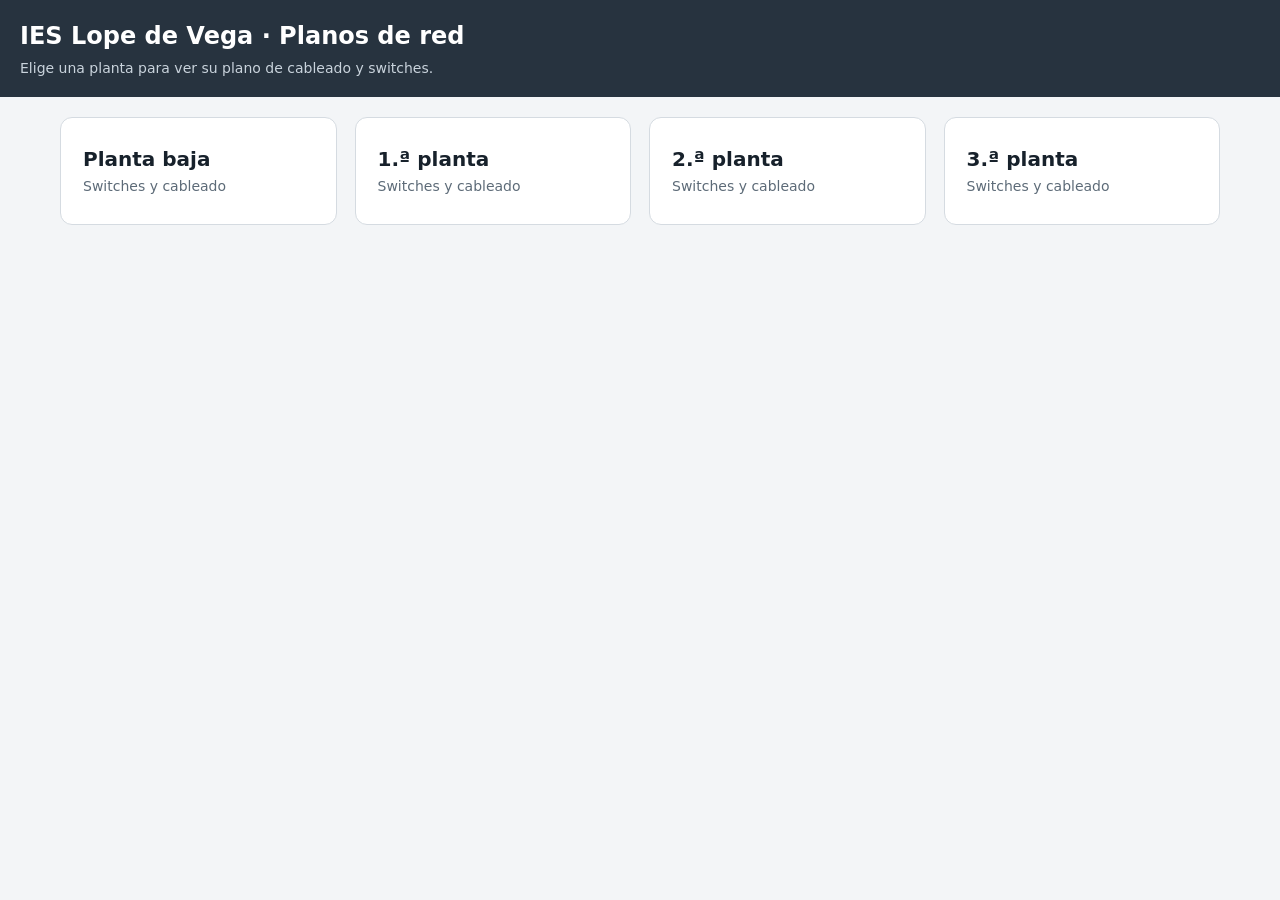
<file: index.html>
<!DOCTYPE html>
<html lang="es">
<head>
<meta charset="utf-8">
<meta name="viewport" content="width=device-width, initial-scale=1">
<title>IES Lope de Vega · Planos de red</title>
<link rel="stylesheet" href="style.css">
</head>
<body>
<header>
  <h1>IES Lope de Vega · Planos de red</h1>
  <p>Elige una planta para ver su plano de cableado y switches.</p>
</header>
<main>
  <div class="grid">
    <a class="card" href="planta-baja.html"><h2>Planta baja</h2><span>Switches y cableado</span></a>
    <a class="card" href="primera.html"><h2>1.ª planta</h2><span>Switches y cableado</span></a>
    <a class="card" href="segunda.html"><h2>2.ª planta</h2><span>Switches y cableado</span></a>
    <a class="card" href="tercera.html"><h2>3.ª planta</h2><span>Switches y cableado</span></a>
  </div>
</main>
</body>
</html>
</file>
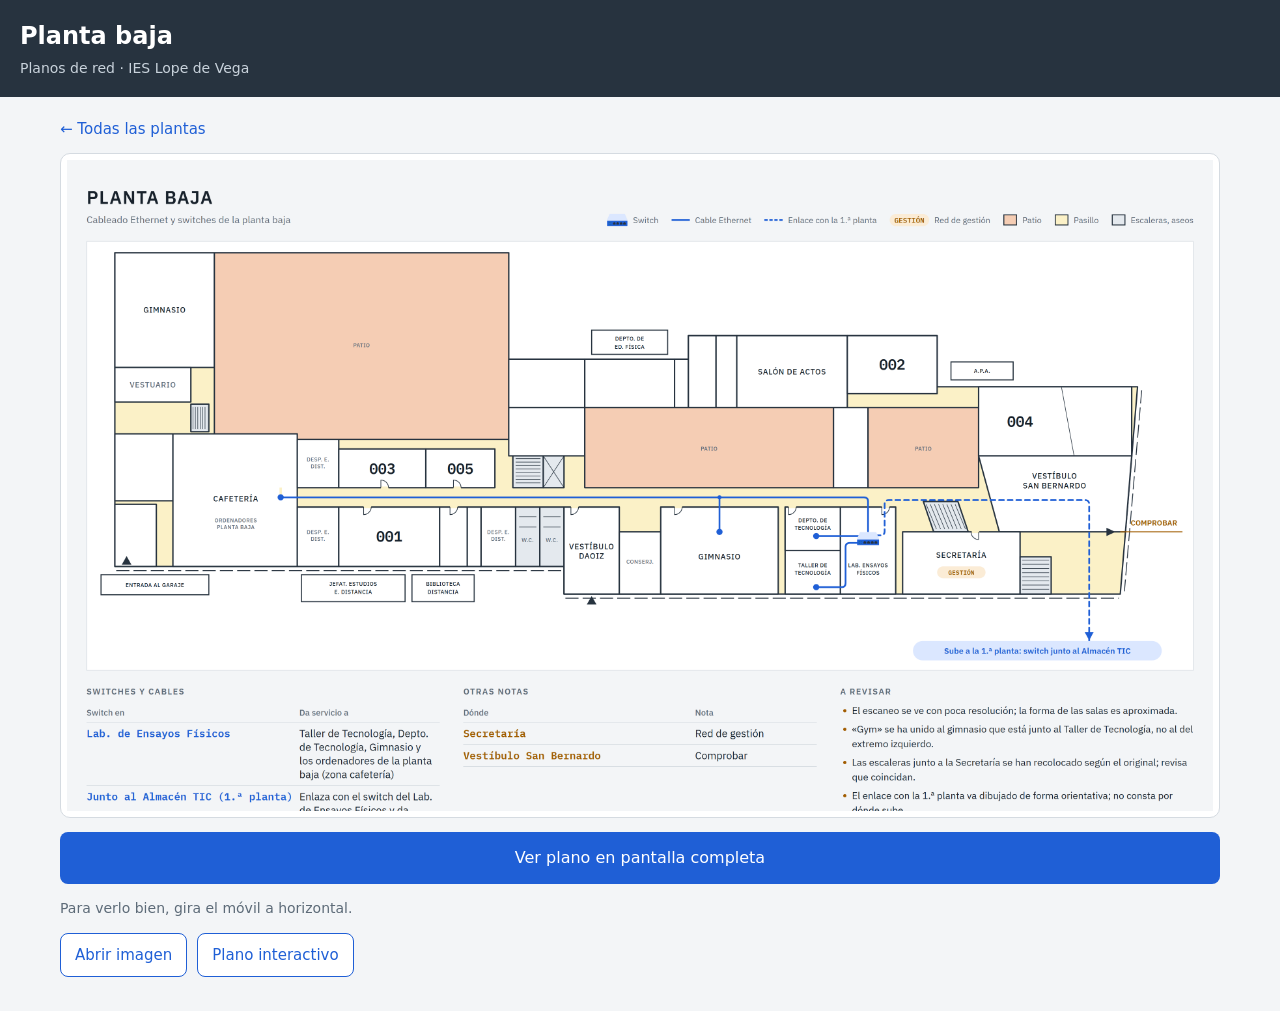
<file: planta-baja.html>
<!DOCTYPE html>
<html lang="es">
<head>
<meta charset="utf-8">
<meta name="viewport" content="width=device-width, initial-scale=1">
<title>Planta baja · Planos de red</title>
<link rel="stylesheet" href="style.css">
</head>
<body>
<header><h1>Planta baja</h1><p>Planos de red · IES Lope de Vega</p></header>
<main>
  <a class="back" href="index.html">← Todas las plantas</a>
  <div class="plan"><img src="img/planta-baja-red.png" alt="Plano de la planta baja con switches y cableado"></div>
  <div class="actions">
    <button class="btn big" id="ver-plano" type="button">Ver plano en pantalla completa</button>
  </div>
  <p class="girar">Para verlo bien, gira el móvil a horizontal.</p>
  <div class="actions">
    <a class="btn alt" href="img/planta-baja-red.png">Abrir imagen</a>
    <a class="btn alt" href="detalle/planta-baja-red.html">Plano interactivo</a>
  </div>
</main>
<div class="plano-pantalla" id="plano-pantalla" hidden>
  <button class="cerrar" id="cerrar-plano" type="button">Cerrar</button>
  <img src="img/planta-baja-red.png" alt="Plano de la planta baja">
</div>
<script src="script.js"></script>
</body>
</html>
</file>
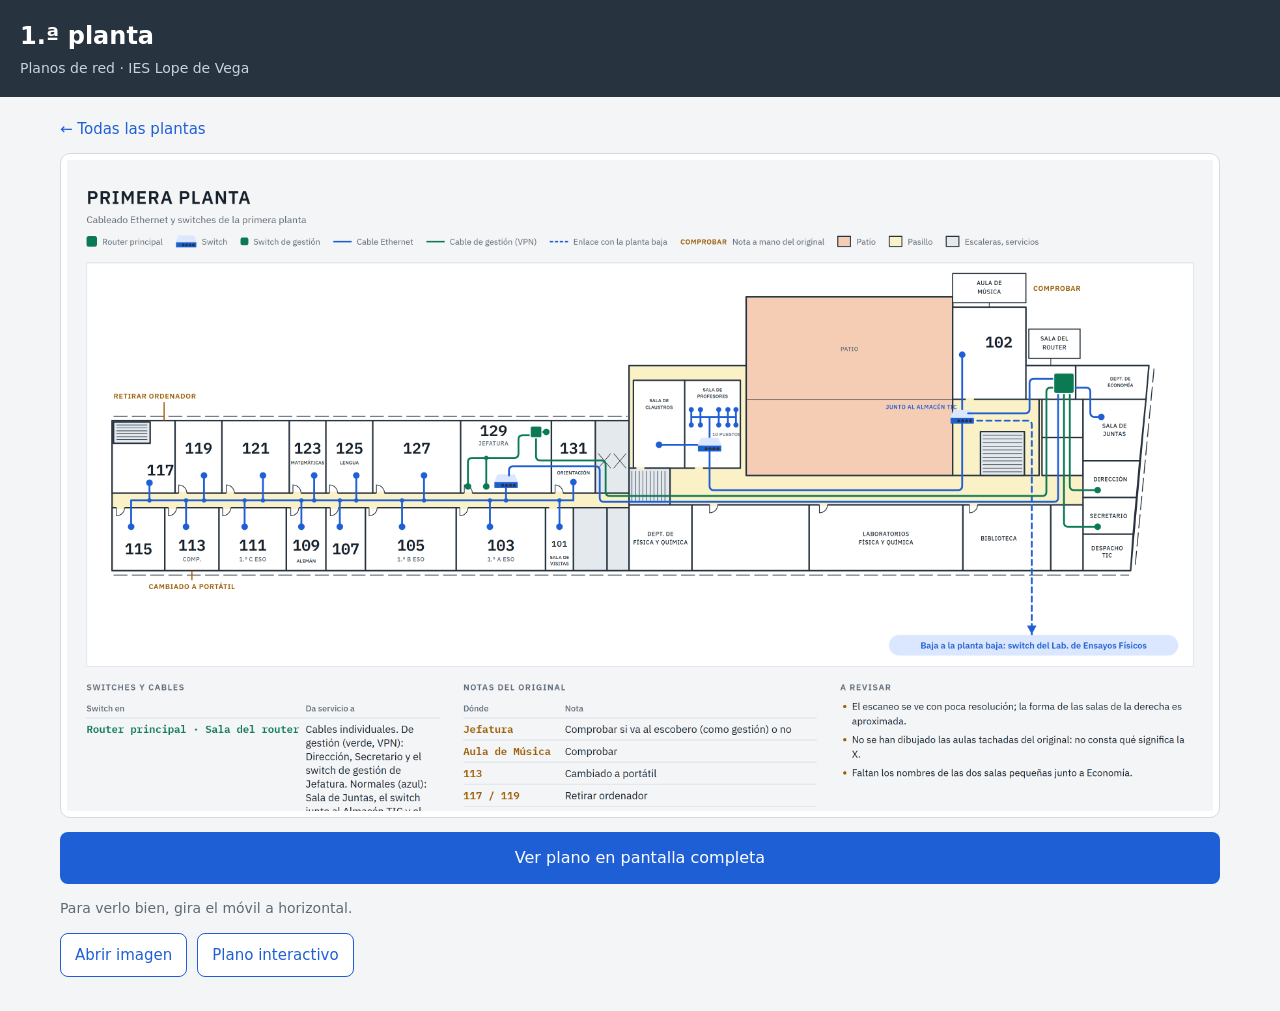
<file: primera.html>
<!DOCTYPE html>
<html lang="es">
<head>
<meta charset="utf-8">
<meta name="viewport" content="width=device-width, initial-scale=1">
<title>1.ª planta · Planos de red</title>
<link rel="stylesheet" href="style.css">
</head>
<body>
<header><h1>1.ª planta</h1><p>Planos de red · IES Lope de Vega</p></header>
<main>
  <a class="back" href="index.html">← Todas las plantas</a>
  <div class="plan"><img src="img/primera-planta-red.png" alt="Plano de la primera planta con switches y cableado"></div>
  <div class="actions">
    <button class="btn big" id="ver-plano" type="button">Ver plano en pantalla completa</button>
  </div>
  <p class="girar">Para verlo bien, gira el móvil a horizontal.</p>
  <div class="actions">
    <a class="btn alt" href="img/primera-planta-red.png">Abrir imagen</a>
    <a class="btn alt" href="detalle/primera-planta-red.html">Plano interactivo</a>
  </div>
</main>
<div class="plano-pantalla" id="plano-pantalla" hidden>
  <button class="cerrar" id="cerrar-plano" type="button">Cerrar</button>
  <img src="img/primera-planta-red.png" alt="Plano de la primera planta">
</div>
<script src="script.js"></script>
</body>
</html>
</file>
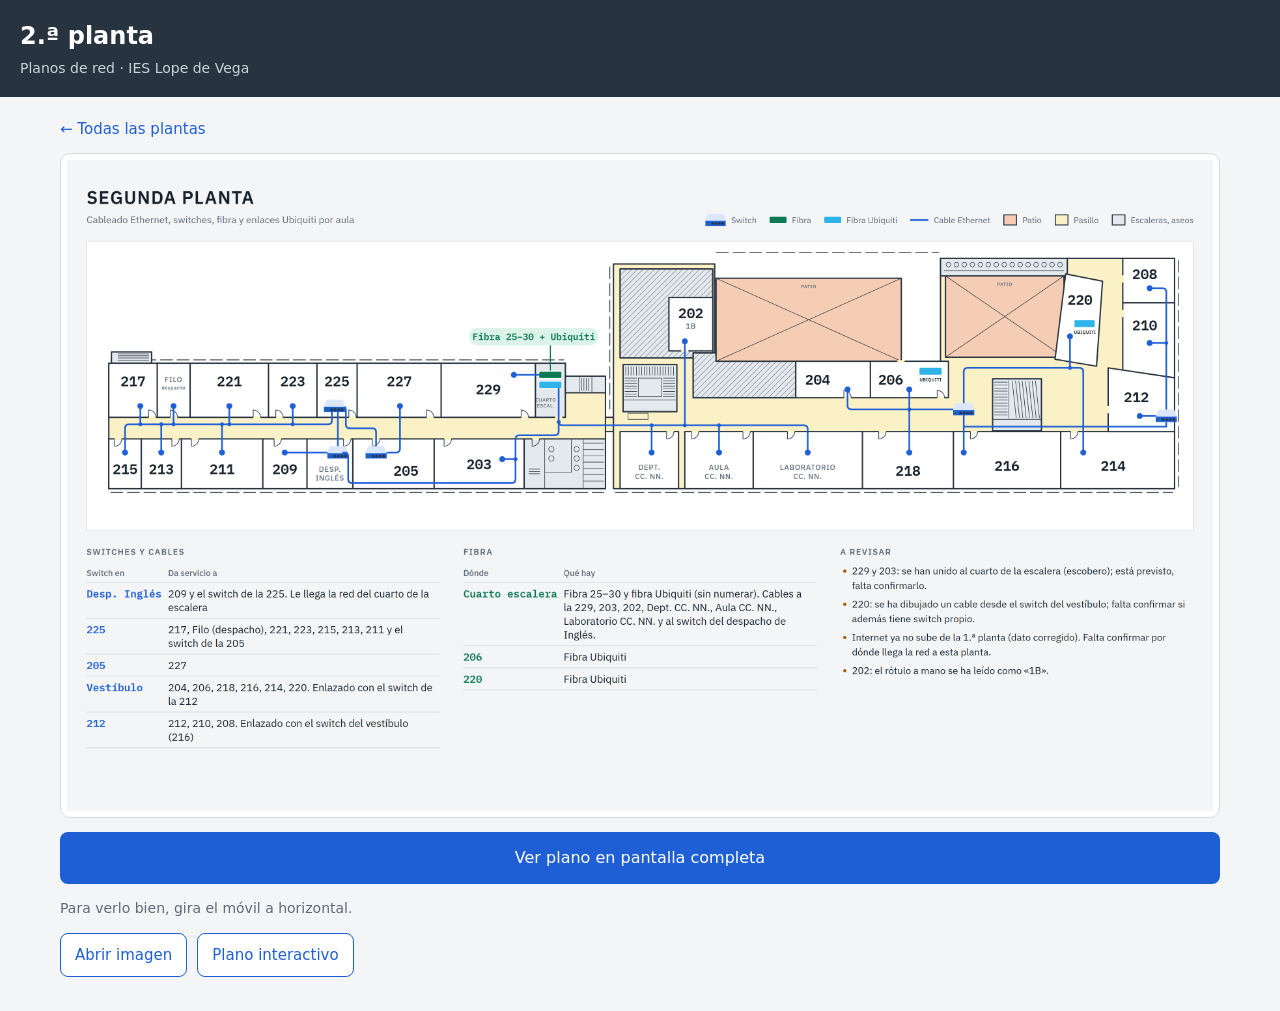
<file: segunda.html>
<!DOCTYPE html>
<html lang="es">
<head>
<meta charset="utf-8">
<meta name="viewport" content="width=device-width, initial-scale=1">
<title>2.ª planta · Planos de red</title>
<link rel="stylesheet" href="style.css">
</head>
<body>
<header><h1>2.ª planta</h1><p>Planos de red · IES Lope de Vega</p></header>
<main>
  <a class="back" href="index.html">← Todas las plantas</a>
  <div class="plan"><img src="img/segunda-planta-red.png" alt="Plano de la segunda planta con switches y cableado"></div>
  <div class="actions">
    <button class="btn big" id="ver-plano" type="button">Ver plano en pantalla completa</button>
  </div>
  <p class="girar">Para verlo bien, gira el móvil a horizontal.</p>
  <div class="actions">
    <a class="btn alt" href="img/segunda-planta-red.png">Abrir imagen</a>
    <a class="btn alt" href="detalle/segunda-planta-red.html">Plano interactivo</a>
  </div>
</main>
<div class="plano-pantalla" id="plano-pantalla" hidden>
  <button class="cerrar" id="cerrar-plano" type="button">Cerrar</button>
  <img src="img/segunda-planta-red.png" alt="Plano de la segunda planta">
</div>
<script src="script.js"></script>
</body>
</html>
</file>
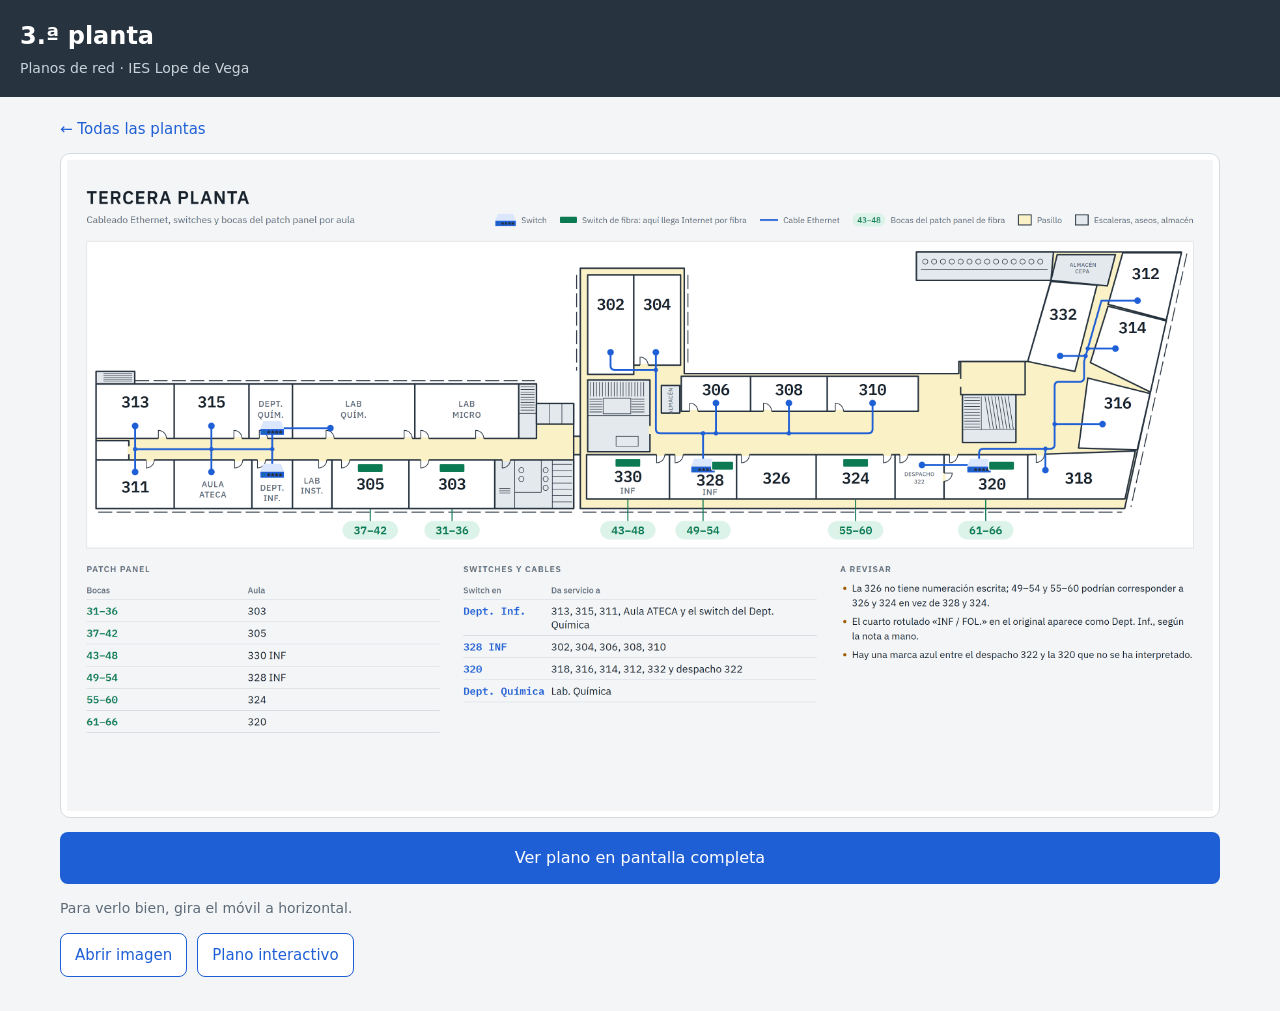
<file: tercera.html>
<!DOCTYPE html>
<html lang="es">
<head>
<meta charset="utf-8">
<meta name="viewport" content="width=device-width, initial-scale=1">
<title>3.ª planta · Planos de red</title>
<link rel="stylesheet" href="style.css">
</head>
<body>
<header><h1>3.ª planta</h1><p>Planos de red · IES Lope de Vega</p></header>
<main>
  <a class="back" href="index.html">← Todas las plantas</a>
  <div class="plan"><img src="img/tercera-planta-red.png" alt="Plano de la tercera planta con switches y cableado"></div>
  <div class="actions">
    <button class="btn big" id="ver-plano" type="button">Ver plano en pantalla completa</button>
  </div>
  <p class="girar">Para verlo bien, gira el móvil a horizontal.</p>
  <div class="actions">
    <a class="btn alt" href="img/tercera-planta-red.png">Abrir imagen</a>
    <a class="btn alt" href="detalle/tercera-planta-red.html">Plano interactivo</a>
  </div>
</main>
<div class="plano-pantalla" id="plano-pantalla" hidden>
  <button class="cerrar" id="cerrar-plano" type="button">Cerrar</button>
  <img src="img/tercera-planta-red.png" alt="Plano de la tercera planta">
</div>
<script src="script.js"></script>
</body>
</html>
</file>
<file: style.css>
:root{--bg:#f3f5f7;--card:#fff;--fg:#17212b;--muted:#5d6b78;--accent:#1f5fd6;--rule:#d5dbe1}
*{box-sizing:border-box}
body{margin:0;background:var(--bg);color:var(--fg);font-family:system-ui,-apple-system,"Segoe UI",Roboto,sans-serif;line-height:1.5}
header{background:#27333f;color:#fff;padding:18px 20px}
header h1{margin:0;font-size:20px;font-weight:600}
header p{margin:4px 0 0;color:#c9d3dc;font-size:14px}
main{padding:20px;max-width:1200px;margin:0 auto}
.grid{display:grid;grid-template-columns:1fr 1fr;gap:14px}
.card{display:block;background:var(--card);border:1px solid var(--rule);border-radius:12px;padding:20px 16px;text-decoration:none;color:var(--fg)}
.card h2{margin:0;font-size:18px}
.card span{color:var(--muted);font-size:14px}
.card:active,.card:hover{border-color:var(--accent)}
.back{display:inline-block;margin-bottom:12px;color:var(--accent);text-decoration:none;font-size:15px}
.plan{background:#fff;border:1px solid var(--rule);border-radius:10px;padding:6px}
.plan img{display:block;width:100%;height:auto}
.actions{margin:14px 0;display:flex;gap:10px;flex-wrap:wrap}
.btn{display:inline-block;padding:10px 14px;border-radius:8px;background:var(--accent);color:#fff;text-decoration:none;font-size:15px}
.btn.alt{background:#fff;color:var(--accent);border:1px solid var(--accent)}
.hint{color:var(--muted);font-size:14px}
.btn.big{background:#1f5fd6;border:0;font:inherit;cursor:pointer;width:100%;text-align:center;padding:14px}
.plano-pantalla{position:fixed;inset:0;background:#000;z-index:100;display:flex;align-items:center;justify-content:center;overflow:hidden}
.plano-pantalla[hidden]{display:none}
.plano-pantalla img{max-width:100vw;max-height:100vh;width:auto;height:auto;object-fit:contain}
.plano-pantalla.vertical img{position:absolute;left:50%;top:50%;width:100vh;height:100vw;max-width:none;max-height:none;transform:translate(-50%,-50%) rotate(90deg);object-fit:contain}
.cerrar{position:absolute;top:12px;right:12px;z-index:101;background:rgba(255,255,255,.9);color:#17212b;border:0;border-radius:8px;padding:10px 14px;font-size:15px;cursor:pointer}
.girar{color:#5d6b78;font-size:14px;margin:8px 0 0}
@media (min-width:768px){
  .grid{grid-template-columns:repeat(4,1fr);gap:18px}
  .card{padding:26px 22px}
  .card h2{font-size:20px}
  header h1{font-size:24px}
}
</file>
